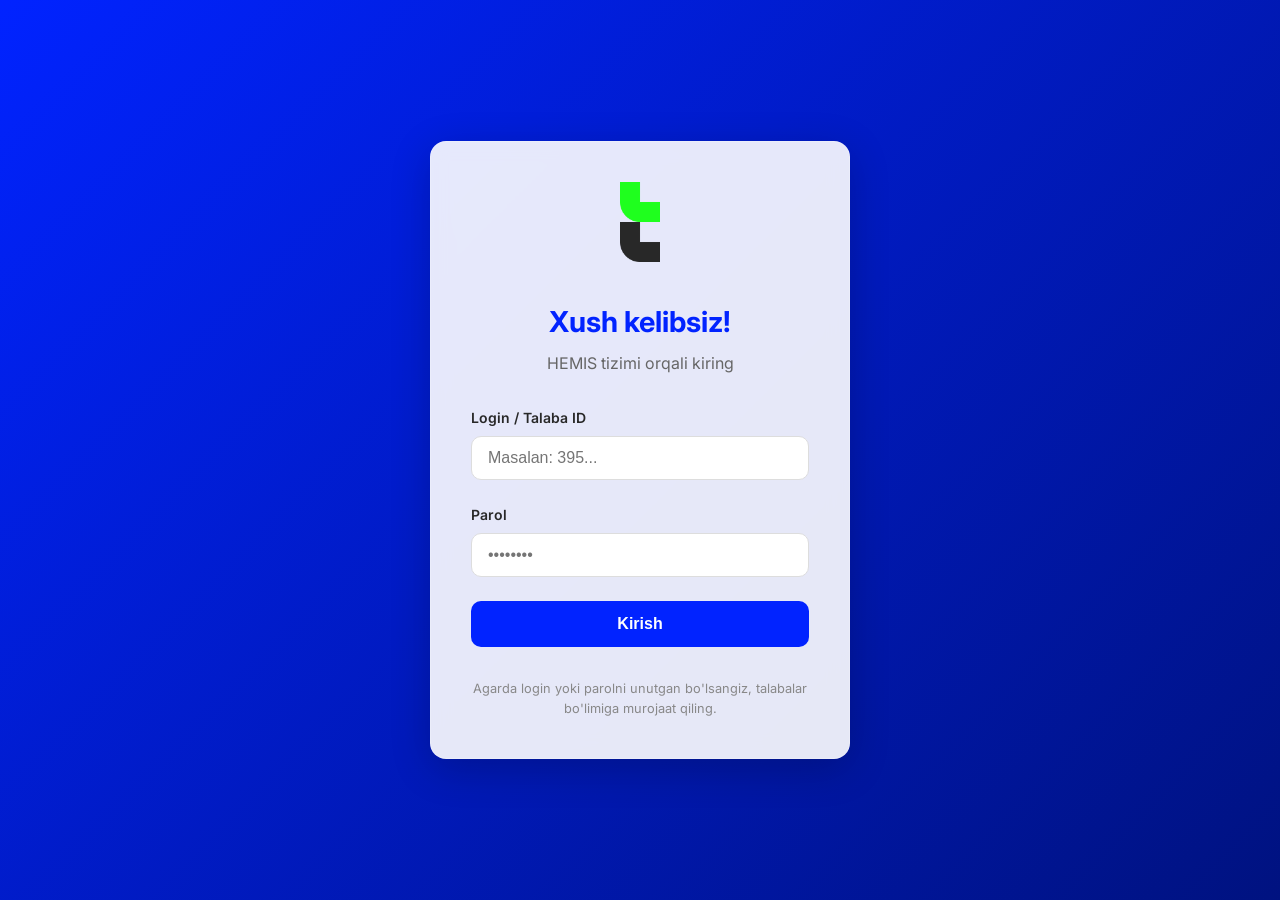
<file: talabahamkorbot/static/portal/index.html>
<!DOCTYPE html>
<html lang="uz">
<head>
    <meta charset="UTF-8">
    <meta name="viewport" content="width=device-width, initial-scale=1.0">
    <title>Tengdosh - Talabalar Portali</title>
    <!-- Favicon -->
    <link rel="icon" type="image/png" href="assets/logo.png">
    <!-- Google Fonts: Inter -->
    <link rel="preconnect" href="https://fonts.googleapis.com">
    <link rel="preconnect" href="https://fonts.gstatic.com" crossorigin>
    <link href="https://fonts.googleapis.com/css2?family=Inter:wght@400;500;600;700;800&display=swap" rel="stylesheet">
    <!-- Main Styles -->
    <link rel="stylesheet" href="style.css">
</head>
<body>
    <div id="app">
        <!-- Views will be injected here -->
        <div id="loading-overlay" style="display: none; position: fixed; inset: 0; background: rgba(255,255,255,0.8); z-index: 9999; align-items: center; justify-content: center;">
            <div class="loader" style="border-top-color: var(--primary-blue); width: 40px; height: 40px;"></div>
        </div>
    </div>

    <!-- Templates -->
    <template id="login-template">
        <div class="auth-wrapper">
            <div class="auth-card fade-in">
                <div class="logo-container">
                    <img src="assets/logo.png" alt="Tengdosh Logo">
                </div>
                <h1>Xush kelibsiz!</h1>
                <p>HEMIS tizimi orqali kiring</p>
                
                <form id="login-form">
                    <div class="form-group">
                        <label for="login">Login / Talaba ID</label>
                        <input type="text" id="login" placeholder="Masalan: 395..." required>
                    </div>
                    <div class="form-group">
                        <label for="password">Parol</label>
                        <input type="password" id="password" placeholder="••••••••" required>
                    </div>
                    
                    <div id="error-message" class="error-message"></div>
                    
                    <button type="submit" class="btn btn-primary" id="login-btn">
                        <span>Kirish</span>
                    </button>
                </form>
                
                <div style="margin-top: 2rem; font-size: 0.8rem; color: #888;">
                    Agarda login yoki parolni unutgan bo'lsangiz, talabalar bo'limiga murojaat qiling.
                </div>
            </div>
        </div>
    </template>

    <template id="dashboard-template">
        <div class="dashboard-layout fade-in">
            <aside class="sidebar">
                <div class="sidebar-logo">
                    <img src="assets/logo.png" alt="Logo">
                    <span>Tengdosh</span>
                </div>
                <ul class="nav-links">
                    <li class="nav-item active" data-view="home">
                        <i>🏠</i> Bosh sahifa
                    </li>
                    <li class="nav-item" data-view="schedule">
                        <i>📅</i> Dars jadvali
                    </li>
                    <li class="nav-item" data-view="grades">
                        <i>📊</i> Baholar
                    </li>
                    <li class="nav-item" data-view="attendance">
                        <i>📍</i> Davomat
                    </li>
                    <li class="nav-item" data-view="profile">
                        <i>👤</i> Profil
                    </li>
                </ul>
                <div class="nav-item" id="logout-btn" style="color: var(--error-red); margin-top: auto;">
                    <i>🚪</i> Chiqish
                </div>
            </aside>
            
            <main class="main-content">
                <header>
                    <h1 id="page-title">Bosh sahifa</h1>
                    <div class="user-profile-header">
                        <div id="user-name" style="font-weight: 600;">Talaba</div>
                        <div class="avatar" id="user-avatar">?</div>
                    </div>
                </header>
                
                <!-- Dynamic Content Sections -->
                <section id="view-home" class="view-section">
                    <div class="stats-grid">
                        <div class="card">
                            <div class="stat-label">O'rtacha ball (GPA)</div>
                            <div class="stat-value" id="stat-gpa">0.0</div>
                        </div>
                        <div class="card">
                            <div class="stat-label">Umumiy davomat</div>
                            <div class="stat-value" id="stat-attendance">0%</div>
                        </div>
                        <div class="card">
                            <div class="stat-label">Xabarlar</div>
                            <div class="stat-value" id="stat-messages">0</div>
                        </div>
                    </div>
                    
                    <div style="margin-top: 2.5rem;">
                        <div style="display: flex; justify-content: space-between; align-items: center; margin-bottom: 1.5rem;">
                            <h2>Bugungi darslar</h2>
                            <button class="btn-text" onclick="app.navigateTo('schedule')">Hammasini ko'rish</button>
                        </div>
                        <div class="card" id="today-classes">
                            <p style="color: #666;">Hozircha darslar yuklanmoqda...</p>
                        </div>
                    </div>
                </section>

                <section id="view-schedule" class="view-section" style="display: none;">
                    <div class="card" style="margin-bottom: 1.5rem;">
                        <div class="schedule-controls">
                            <div class="tabs">
                                <button class="tab-btn active" data-mode="daily">Kunlik</button>
                                <button class="tab-btn" data-mode="weekly">Haftalik</button>
                            </div>
                            <div id="day-selector" class="day-chips">
                                <!-- Days will be injected here -->
                            </div>
                        </div>
                    </div>
                    <div id="schedule-list">
                        <!-- Lessons list -->
                    </div>
                </section>

                <section id="view-grades" class="view-section" style="display: none;">
                    <div class="card">
                        <table class="data-table">
                            <thead>
                                <tr>
                                    <th>Fan nomi</th>
                                    <th>Tur</th>
                                    <th>Ball</th>
                                    <th>Baho</th>
                                </tr>
                            </thead>
                            <tbody id="grades-table-body">
                                <!-- Grades will be injected here -->
                            </tbody>
                        </table>
                    </div>
                </section>

                <section id="view-attendance" class="view-section" style="display: none;">
                    <div class="card">
                        <div id="attendance-stats" style="display: flex; gap: 2rem; margin-bottom: 2rem;">
                            <!-- Stats here -->
                        </div>
                        <table class="data-table">
                            <thead>
                                <tr>
                                    <th>Sana</th>
                                    <th>Fan</th>
                                    <th>Holat</th>
                                    <th>Sabab</th>
                                </tr>
                            </thead>
                            <tbody id="attendance-table-body">
                                <!-- Attendance here -->
                            </tbody>
                        </table>
                    </div>
                </section>

                <section id="view-profile" class="view-section" style="display: none;">
                    <div class="card" style="max-width: 600px;">
                        <h2 id="profile-full-name">Talaba ismi</h2>
                        <p id="profile-id" style="color: #888; border-bottom: 1px solid #eee; padding-bottom: 1rem; margin-bottom: 1rem;">ID: -</p>
                        <div id="profile-details-list">
                            <!-- Details dynamic injection -->
                        </div>
                    </div>
                </section>
            </main>
        </div>
    </template>

    <!-- App Logic -->
    <script src="app.js"></script>
</body>
</html>
</file>
<file: talabahamkorbot/static/portal/style.css>
:root {
    --primary-blue: #0123FF;
    --primary-blue-rgb: 1, 35, 255;
    --accent-green: #25FD1E;
    --accent-green-rgb: 37, 253, 30;
    --text-black: #282828;
    --background-white: #EDEDED;
    --surface-white: #FFFFFF;
    --error-red: #FF3B30;
    --shadow: 0 8px 32px 0 rgba(31, 38, 135, 0.15);
    --border-radius: 16px;
    --transition: all 0.3s cubic-bezier(0.4, 0, 0.2, 1);
}

* {
    margin: 0;
    padding: 0;
    box-sizing: border-box;
}

body {
    font-family: 'Inter', system-ui, -apple-system, sans-serif;
    color: var(--text-black);
    background-color: var(--background-white);
    line-height: 1.5;
    overflow-x: hidden;
}

/* Animations */
@keyframes fadeIn {
    from { opacity: 0; transform: translateY(10px); }
    to { opacity: 1; transform: translateY(0); }
}

@keyframes pulse {
    0% { transform: scale(1); }
    50% { transform: scale(1.05); }
    100% { transform: scale(1); }
}

.fade-in {
    animation: fadeIn 0.5s ease-out forwards;
}

/* Layout */
#app {
    min-height: 100vh;
    display: flex;
    flex-direction: column;
}

.container {
    max-width: 1200px;
    margin: 0 auto;
    padding: 2rem;
    width: 100%;
}

/* Auth Screens */
.auth-wrapper {
    min-height: 100vh;
    display: flex;
    align-items: center;
    justify-content: center;
    background: linear-gradient(135deg, var(--primary-blue), #001280);
    padding: 1rem;
}

.auth-card {
    background: rgba(255, 255, 255, 0.9);
    backdrop-filter: blur(10px);
    border: 1px solid rgba(255, 255, 255, 0.2);
    border-radius: var(--border-radius);
    padding: 2.5rem;
    width: 100%;
    max-width: 420px;
    box-shadow: 0 10px 40px rgba(0, 0, 0, 0.2);
    text-align: center;
}

.logo-container {
    margin-bottom: 2rem;
}

.logo-container img {
    height: 80px;
    object-fit: contain;
}

.auth-card h1 {
    font-size: 1.8rem;
    font-weight: 700;
    margin-bottom: 0.5rem;
    color: var(--primary-blue);
}

.auth-card p {
    color: #666;
    margin-bottom: 2rem;
}

.form-group {
    margin-bottom: 1.5rem;
    text-align: left;
}

.form-group label {
    display: block;
    font-size: 0.875rem;
    font-weight: 600;
    margin-bottom: 0.5rem;
    color: var(--text-black);
}

input {
    width: 100%;
    padding: 0.75rem 1rem;
    border-radius: 10px;
    border: 1.5px solid #ddd;
    font-size: 1rem;
    transition: var(--transition);
    outline: none;
}

input:focus {
    border-color: var(--primary-blue);
    box-shadow: 0 0 0 4px rgba(var(--primary-blue-rgb), 0.1);
}

.btn {
    width: 100%;
    padding: 0.875rem;
    border: none;
    border-radius: 10px;
    font-size: 1rem;
    font-weight: 700;
    cursor: pointer;
    transition: var(--transition);
    display: flex;
    align-items: center;
    justify-content: center;
    gap: 0.5rem;
}

.btn-primary {
    background-color: var(--primary-blue);
    color: white;
}

.btn-primary:hover {
    background-color: #001be0;
    transform: translateY(-2px);
    box-shadow: 0 4px 12px rgba(var(--primary-blue-rgb), 0.3);
}

.btn:disabled {
    opacity: 0.7;
    cursor: not-allowed;
    transform: none !important;
}

.error-message {
    color: var(--error-red);
    font-size: 0.875rem;
    margin-top: 1rem;
    background: rgba(255, 59, 48, 0.1);
    padding: 0.5rem;
    border-radius: 8px;
    display: none;
}

/* Dashboard Layout */
.dashboard-layout {
    display: grid;
    grid-template-columns: 280px 1fr;
    min-height: 100vh;
}

.sidebar {
    background: var(--surface-white);
    border-right: 1px solid #ddd;
    padding: 2rem 1rem;
    display: flex;
    flex-direction: column;
}

.sidebar-logo {
    display: flex;
    align-items: center;
    gap: 1rem;
    font-weight: 800;
    font-size: 1.25rem;
    margin-bottom: 3rem;
    color: var(--primary-blue);
}

.sidebar-logo img {
    height: 40px;
}

.nav-links {
    list-style: none;
    flex-grow: 1;
}

.nav-item {
    padding: 0.75rem 1rem;
    border-radius: 10px;
    cursor: pointer;
    transition: var(--transition);
    display: flex;
    align-items: center;
    gap: 1rem;
    margin-bottom: 0.5rem;
    color: #555;
    font-weight: 500;
}

.nav-item:hover, .nav-item.active {
    background-color: rgba(var(--primary-blue-rgb), 0.05);
    color: var(--primary-blue);
}

.nav-item.active {
    font-weight: 700;
}

.main-content {
    background-color: #f7f7f7;
    padding: 2rem;
    overflow-y: auto;
}

header {
    display: flex;
    justify-content: space-between;
    align-items: center;
    margin-bottom: 2rem;
}

.user-profile-header {
    display: flex;
    align-items: center;
    gap: 1rem;
}

.avatar {
    width: 44px;
    height: 44px;
    border-radius: 50%;
    background: var(--primary-blue);
    display: flex;
    align-items: center;
    justify-content: center;
    color: white;
    font-weight: 700;
    overflow: hidden;
}

.avatar img {
    width: 100%;
    height: 100%;
    object-fit: cover;
}

/* Cards & Stats */
.stats-grid {
    display: grid;
    grid-template-columns: repeat(auto-fit, minmax(240px, 1fr));
    gap: 1.5rem;
}

.card {
    background: var(--surface-white);
    border-radius: var(--border-radius);
    padding: 1.5rem;
    box-shadow: 0 4px 6px rgba(0,0,0,0.02);
    border: 1px solid rgba(0,0,0,0.05);
    transition: var(--transition);
}

.card:hover {
    box-shadow: var(--shadow);
}

.stat-value {
    font-size: 2rem;
    font-weight: 800;
    margin: 0.5rem 0;
    color: var(--primary-blue);
}

.stat-label {
    font-size: 0.875rem;
    color: #777;
    font-weight: 600;
}

/* Loading Spinner */
.loader {
    width: 20px;
    height: 20px;
    border: 3px solid rgba(255,255,255,0.3);
    border-radius: 50%;
    border-top-color: #fff;
    animation: spin 1s ease-in-out infinite;
}

@keyframes spin {
  to { transform: rotate(360deg); }
}

/* Data Tables */
.data-table {
    width: 100%;
    border-collapse: collapse;
    margin-top: 1rem;
}

.data-table th {
    text-align: left;
    padding: 1rem;
    background: rgba(var(--primary-blue-rgb), 0.05);
    color: var(--primary-blue);
    font-weight: 700;
    font-size: 0.875rem;
    text-transform: uppercase;
    letter-spacing: 0.05em;
}

.data-table td {
    padding: 1rem;
    border-bottom: 1px solid #eee;
    font-size: 0.9375rem;
}

.data-table tr:last-child td {
    border-bottom: none;
}

/* Schedule Controls */
.schedule-controls {
    display: flex;
    flex-direction: column;
    gap: 1.5rem;
}

.tabs {
    display: flex;
    background: #f0f0f0;
    padding: 4px;
    border-radius: 12px;
    width: fit-content;
}

.tab-btn {
    padding: 0.5rem 1.5rem;
    border: none;
    background: transparent;
    border-radius: 8px;
    cursor: pointer;
    font-weight: 600;
    color: #666;
    transition: var(--transition);
}

.tab-btn.active {
    background: white;
    color: var(--primary-blue);
    box-shadow: 0 2px 8px rgba(0,0,0,0.1);
}

.day-chips {
    display: flex;
    gap: 0.75rem;
    overflow-x: auto;
    padding-bottom: 0.5rem;
}

.day-chip {
    padding: 0.75rem 1.25rem;
    background: white;
    border: 1.5px solid #eee;
    border-radius: 12px;
    cursor: pointer;
    text-align: center;
    min-width: 80px;
    transition: var(--transition);
}

.day-chip.active {
    border-color: var(--primary-blue);
    background: rgba(var(--primary-blue-rgb), 0.05);
    color: var(--primary-blue);
}

.day-chip .day-name {
    font-size: 0.7rem;
    text-transform: uppercase;
    font-weight: 700;
    display: block;
    margin-bottom: 4px;
}

.day-chip .day-num {
    font-size: 1.125rem;
    font-weight: 800;
}

.lesson-card {
    display: flex;
    gap: 1.5rem;
    padding: 1.5rem;
    background: white;
    border-radius: var(--border-radius);
    margin-bottom: 1rem;
    border-left: 5px solid var(--primary-blue);
    box-shadow: 0 2px 8px rgba(0,0,0,0.05);
}

.lesson-time {
    min-width: 100px;
    font-weight: 800;
    color: var(--primary-blue);
}

.lesson-info h3 {
    font-size: 1.125rem;
    margin-bottom: 0.5rem;
}

.lesson-meta {
    font-size: 0.875rem;
    color: #777;
    display: flex;
    gap: 1.5rem;
}

.btn-text {
    background: transparent;
    border: none;
    color: var(--primary-blue);
    font-weight: 700;
    cursor: pointer;
    padding: 4px 8px;
    border-radius: 4px;
}

.btn-text:hover {
    background: rgba(var(--primary-blue-rgb), 0.05);
}

/* Modal/Overlay enhancements */
#loading-overlay {
    backdrop-filter: blur(4px);
}

/* Responsive fixes */
@media (max-width: 600px) {
    .lesson-card {
        flex-direction: column;
        gap: 0.5rem;
    }
    .data-table {
        display: block;
        overflow-x: auto;
    }
}
</file>
